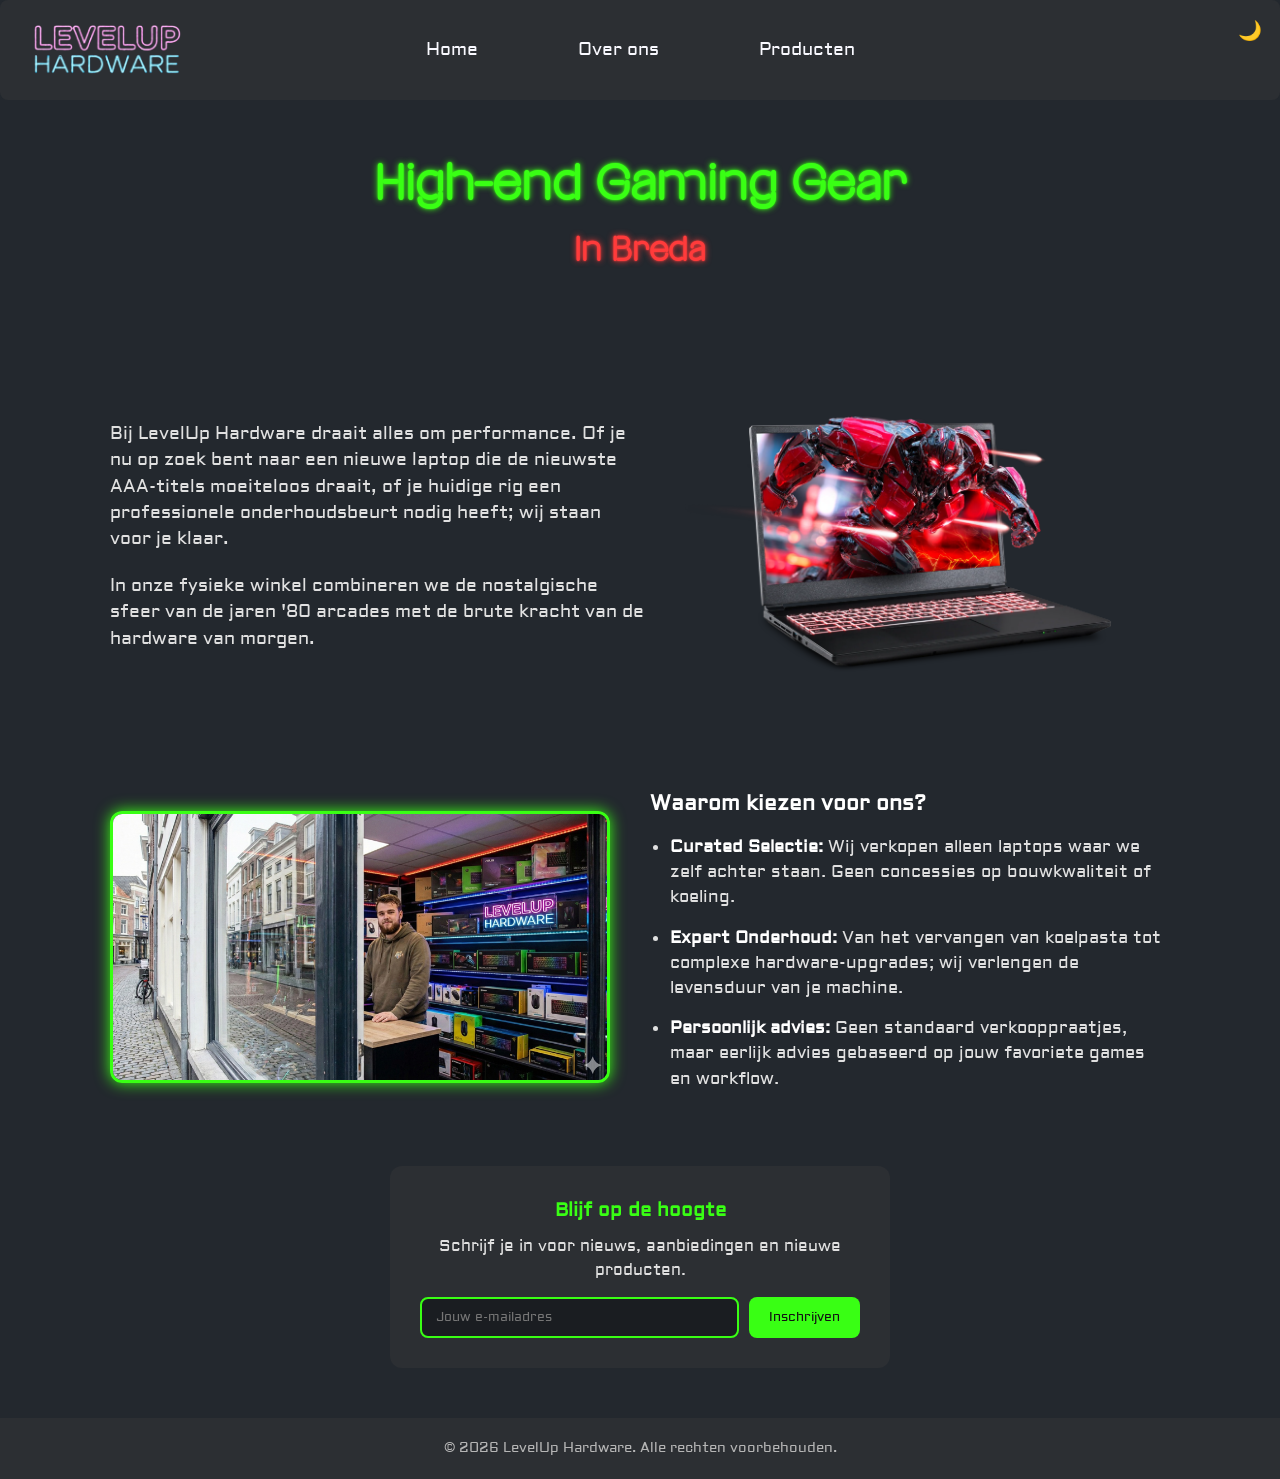
<file: websitedaan/index.html>
<!DOCTYPE html>
<html lang="en">

<head>
    <meta charset="UTF-8">
    <meta name="viewport" content="width=device-width, initial-scale=1.0">
    <title>LevelUP Hardware</title>
    <link rel="preconnect" href="https://fonts.googleapis.com">
    <link rel="preconnect" href="https://fonts.gstatic.com" crossorigin>
    <link href="https://fonts.googleapis.com/css2?family=Aldrich&display=swap" rel="stylesheet">
    <link rel="stylesheet" href="style.css">
    <link rel="icon" type="image/png" href="logo.png">
</head>

<body>
    <button class="theme-toggle" onclick="toggleTheme()" aria-label="Toggle theme">🌙</button>
    <div class="content-box">
        <div class="gradient-bar"></div>
        <a href="index.html" class="logo">
            <img src="img/logo.png" alt="LevelUp Hardware Logo">
        </a>
        <div class="nav-buttons">
            <a href="index.html">Home</a>
            <a href="over-ons.html">Over ons</a>
            <a href="producten.html">Producten</a>
        </div>
    </div>

    <div class="page-hero">
        <h1>High-end Gaming Gear</h1>
        <h2>In Breda</h2>
    </div>

    <div class="intro">
        <div class="intro-text">
            <p>Bij LevelUp Hardware draait alles om performance. Of je nu op zoek bent naar een nieuwe laptop die de
                nieuwste AAA-titels moeiteloos draait, of je huidige rig een professionele onderhoudsbeurt nodig
                heeft;
                wij staan voor je klaar.</p>
            <p>In onze fysieke winkel combineren we de nostalgische sfeer van de jaren '80 arcades met de brute
                kracht
                van de hardware van morgen.</p>
        </div>
        <div class="intro-image">
            <a href="producten.html" class="laptop-link">
                <img src="img/laptop.png" alt="Gaming laptop">
            </a>
        </div>
    </div>

    <div class="waarom-ons">
        <div class="waarom-ons-image">
            <img src="img/winkel.png" alt="LevelUp Hardware winkel">
        </div>
        <div class="waarom-ons-list">
            <h3>Waarom kiezen voor ons?</h3>
            <ul>
                <li><strong>Curated Selectie:</strong> Wij verkopen alleen laptops waar we zelf achter staan. Geen
                    concessies op bouwkwaliteit of koeling.</li>
                <li><strong>Expert Onderhoud:</strong> Van het vervangen van koelpasta tot complexe
                    hardware-upgrades;
                    wij verlengen de levensduur van je machine.</li>
                <li><strong>Persoonlijk advies:</strong> Geen standaard verkooppraatjes, maar eerlijk advies
                    gebaseerd
                    op jouw favoriete games en workflow.</li>
            </ul>
        </div>
    </div>
    <div class="newsletter">
        <h3>Blijf op de hoogte</h3>
        <p>Schrijf je in voor nieuws, aanbiedingen en nieuwe producten.</p>
        <form action="subscribe.php" method="POST" class="newsletter-form">
            <input type="email" name="email" placeholder="Jouw e-mailadres" required>
            <button type="submit">Inschrijven</button>
        </form>

    </div>
    <div id="subscribe-message" class="subscribe-message"></div>
    <footer class="site-footer">
        <p>&copy; 2026 LevelUp Hardware. Alle rechten voorbehouden.</p>
    </footer>
    <script src="script.js"></script>
</body>

</html>
</file>
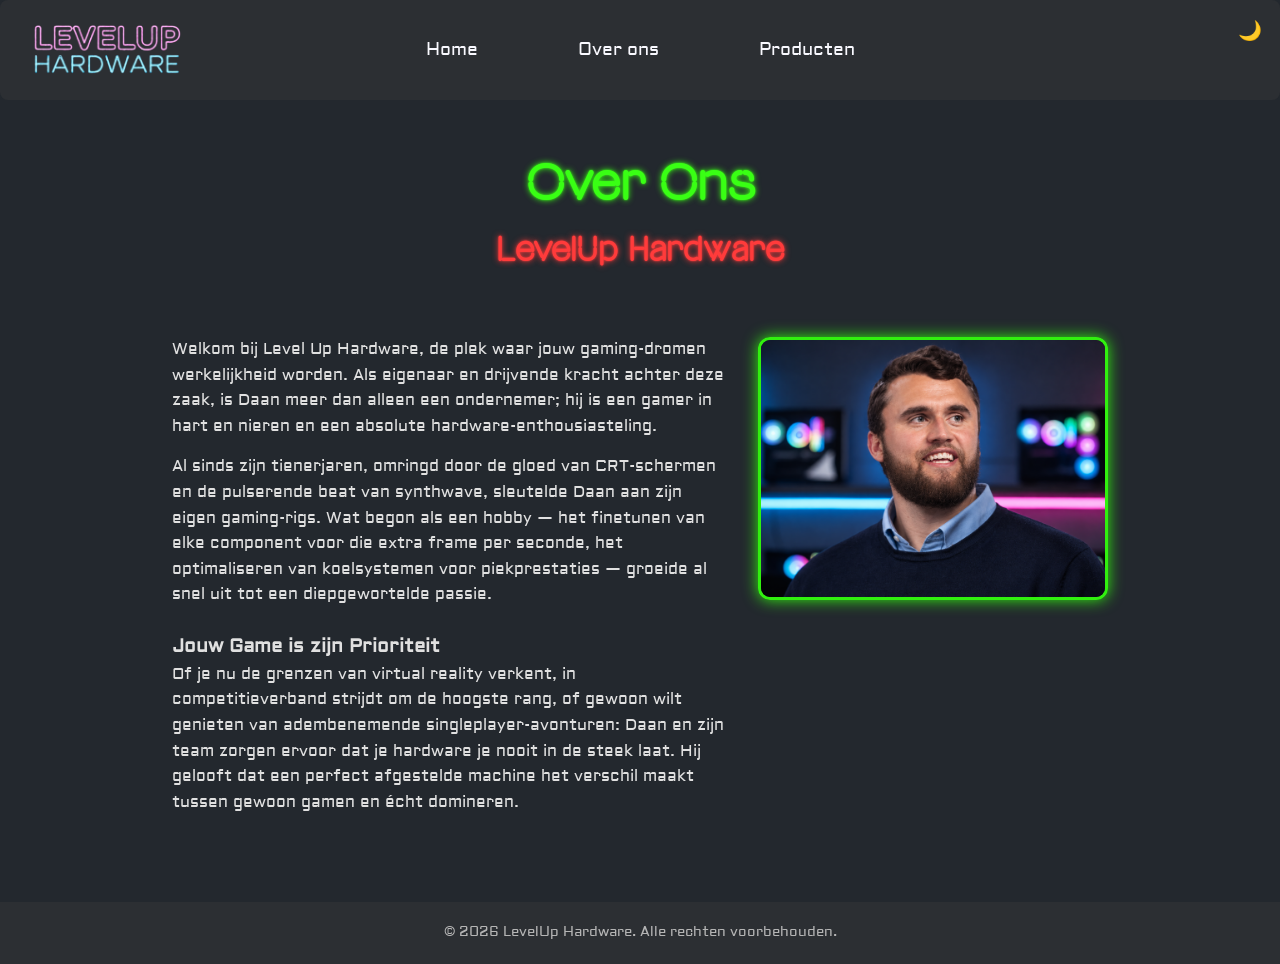
<file: websitedaan/over-ons.html>
<!DOCTYPE html>
<html lang="en">

<head>
    <meta charset="UTF-8">
    <meta name="viewport" content="width=device-width, initial-scale=1.0">
    <title>LevelUP Hardware - Over Ons</title>
    <link rel="preconnect" href="https://fonts.googleapis.com">
    <link rel="preconnect" href="https://fonts.gstatic.com" crossorigin>
    <link href="https://fonts.googleapis.com/css2?family=Aldrich&display=swap" rel="stylesheet">
    <link rel="stylesheet" href="style.css">
     <link rel="icon" type="image/png" href="logo.png">
</head>

<body>
    <button class="theme-toggle" onclick="toggleTheme()" aria-label="Toggle theme">🌙</button>
    <div class="content-box">
        <div class="gradient-bar"></div>
        <a href="index.html" class="logo">
            <img src="img/logo.png" alt="LevelUp Hardware Logo">
        </a>
        <div class="nav-buttons">
            <a href="index.html">Home</a>
            <a href="over-ons.html">Over ons</a>
            <a href="producten.html">Producten</a>
        </div>
    </div>

    <div class="page-hero">
        <h1>Over Ons</h1>
        <h2>LevelUp Hardware</h2>
    </div>

    <section class="over-ons-block">
        <div class="over-ons-text">
            <p>
                Welkom bij Level Up Hardware, de plek waar jouw gaming-dromen werkelijkheid
                worden. Als eigenaar en drijvende kracht achter deze zaak, is Daan meer dan
                alleen een ondernemer; hij is een gamer in hart en nieren en een absolute
                hardware-enthousiasteling.
            </p>
            <p>
                Al sinds zijn tienerjaren, omringd door de gloed van CRT-schermen en de
                pulserende beat van synthwave, sleutelde Daan aan zijn eigen gaming-rigs.
                Wat begon als een hobby — het finetunen van elke component voor die extra
                frame per seconde, het optimaliseren van koelsystemen voor piekprestaties —
                groeide al snel uit tot een diepgewortelde passie.
            </p>
            <h3>Jouw Game is zijn Prioriteit</h3>
            <p>
                Of je nu de grenzen van virtual reality verkent, in competitieverband
                strijdt om de hoogste rang, of gewoon wilt genieten van adembenemende
                singleplayer-avonturen: Daan en zijn team zorgen ervoor dat je hardware
                je nooit in de steek laat. Hij gelooft dat een perfect afgestelde machine
                het verschil maakt tussen gewoon gamen en écht domineren.
            </p>
        </div>
        <img src="img/daan.jpg" alt="Daan, eigenaar van LevelUp Hardware" class="daan-photo">
    </section>
    <footer class="site-footer">
    <p>&copy; 2026 LevelUp Hardware. Alle rechten voorbehouden.</p>
</footer>
<script src="script.js"></script>
</body>

</html>
</file>
<file: websitedaan/style.css>
@font-face {
  font-family: 'Beon';
  src: url('fonts/Beon-Regular.ttf') format('truetype');
}
* {
    box-sizing: border-box;
    margin: 0;
    padding: 0;
}

body {
    font-family: "Aldrich", sans-serif;
    line-height: 1.5;
    background-color: #23282e;
    color: #e0e0e0;
}

/* ===== NAV BAR ===== */
.content-box {
    position: sticky;
    top: 0;
    width: 100%;
    min-height: 100px;
    background-color: #2c2f33;
    border-radius: 8px;
    display: flex;
    align-items: center;
    padding: 0 40px;
}

.logo {
    position: absolute;
    top: 50%;
    left: 20px;
    transform: translateY(-50%);
    display: inline-block;
    transition: transform 0.2s ease;
}

.logo:hover {
    transform: translateY(-50%) scale(1.1);
}

@keyframes logoGlow {
    0%, 100% {
        filter: drop-shadow(0 0 2px rgba(255, 79, 216, 0.4)) drop-shadow(0 0 4px rgba(79, 216, 255, 0.3));
    }
    50% {
        filter: drop-shadow(0 0 8px rgba(255, 79, 216, 0.8)) drop-shadow(0 0 12px rgba(79, 216, 255, 0.6));
    }
}

.logo img {
    height: 80px;
    display: block;
    animation: logoGlow 3s ease-in-out infinite;
}

.nav-buttons {
    display: flex;
    gap: 100px;
    position: absolute;
    left: 50%;
    transform: translateX(-50%);
}

.nav-buttons a {
    font-size: 1.1rem;
    color: #f9f9ff;
    text-decoration: none;
    cursor: pointer;
    transition: color 0.2s ease, transform 0.2s ease;
}

.nav-buttons a:hover {
    color: #ffffff;
    transform: scale(1.1);
}

/* ===== PAGE HEADING ===== */
.page-hero {
    text-align: center;
    padding: 50px 20px 30px;
}

.page-hero h1 {
    font-family: 'Beon', sans-serif;
        font-size: 3rem;
    color: #39ff14;
    text-shadow: 0 0 2px #39ff14, 0 0 6px #39ff14;
}

.page-hero h2 {
    font-family: 'Beon', sans-serif;
    font-weight: 700;
    font-size: 2rem;
    color: #ff3b3b;
    text-shadow: 0 0 2px #ff3b3b, 0 0 6px #ff3b3b;
    margin-top: 5px;
}

/* ===== FOOTER ===== */
.site-footer {
    text-align: center;
    padding: 20px;
    margin-top: 40px;
    background-color: #2c2f33;
    color: #b5b5b5;
    font-size: 0.9rem;
}

/* ===== RESPONSIVE (shared) ===== */
@media (max-width: 650px) {
    .content-box {
        width: 100%;
        padding: 0 15px;
        min-height: 130px;
        flex-direction: column;
        padding-top: 15px;
        padding-bottom: 15px;
    }

    .logo {
        position: static;
        transform: none;
        margin-bottom: 10px;
    }

    .logo:hover {
        transform: scale(1.1);
    }

    .nav-buttons {
        position: static;
        transform: none;
        gap: 25px;
    }

    .page-hero h1 {
        font-size: 1.8rem;
    }

    .page-hero h2 {
        font-size: 1.3rem;
    }
}
.modal-overlay {
    display: none;
    position: fixed;
    top: 0;
    left: 0;
    width: 100%;
    height: 100%;
    background-color: rgba(0, 0, 0, 0.6);
    justify-content: center;
    align-items: center;
    z-index: 1000;
}
.modal-overlay.active {
    display: flex;
}
.modal-box {
    background-color:#2c2f33;
    border-radius: 12px;
    padding: 30px;
    max-width: 500px;
    width: 85%;
    position: relative;
    box-shadow: 0 0 20px rgba(0, 0, 0, 0.5);
    border: 2px solid #39ff14;
}
.modal-box img {
    width: 100%;
    max-width:200;
    border-radius: 10px;
    display: block;
    margin: 0 auto 15px;
    border: 3px solid #39ff14;
    box-shadow:0 0 10px #39ff14;
}
.modal-title {
    color:#ff3b3b;
    text-shadow:0 0 5px #ff3b3b, 0 0 6px #ff3b3b;
}
.modal-price {
    font-size: 1.3rem;
    color: #39ff14;
    margin-bottom: 20px;
}
.modal-close {
    position: absolute;
    top: 15px;
    right: 15px;
    background: none;
    border: none;
    font-size: 1.5rem;
    color: #e0e0e0;
    cursor: pointer;
}
.add-to-cart {
    background-color: #39ff14;
    color: #121212;
    border: none;
    padding: 12px 24px;
    font-family: "Aldrich", sans-serif;
    border-radius: 8px;
    cursor: pointer;
    transition: background-color 0.2s ease, transform 0.2s ease;
}
.add-to-cart:hover {
    background-color: #2ecc71;
    transform: scale(1.05);
}  

/* ===== HOME PAGE (index.html) ===== */
.laptop-link {
    display: inline-block;
    transition: transform 0.2s ease;
    cursor: pointer;
}

.laptop-link:hover {
    transform: scale(1.1);
}

.laptop-link img {
    display: block;
}

.intro {
    display: flex;
    flex-wrap: wrap;
    align-items: center;
    gap: 40px;
    max-width: 1100px;
    margin: 30px auto;
    padding: 0 20px;
}

.intro-text {
    flex: 1 1 400px;
    font-size: 1.1rem;
}

.intro-text p {
    margin-bottom: 20px;
}

.intro-image {
    flex: 1 1 350px;
    text-align: center;
}

.intro-image img {
    max-width: 100%;
    border-radius: 12px;
}

.waarom-ons {
    display: flex;
    flex-wrap: wrap;
    align-items: center;
    gap: 40px;
    max-width: 1100px;
    margin: 20px auto 60px;
    padding: 0 20px;
}

.waarom-ons-image {
    flex: 1 1 350px;
}

.waarom-ons-image img {
    max-width: 500px;
    border-radius: 12px;
    border: 3px solid #39ff14;
    box-shadow: 0 0 15px #39ff14;
    display: block;
}

.waarom-ons-list {
    flex: 1 1 400px;
    font-size: 1.05rem;
}

.waarom-ons-list h3 {
    font-size: 1.3rem;
    margin-bottom: 15px;
    color: #ffffff;
}

.waarom-ons-list ul {
    list-style: disc;
    padding-left: 20px;
}

.waarom-ons-list li {
    margin-bottom: 15px;
}

.waarom-ons-list li strong {
    color: #ffffff;
}

@media (max-width: 650px) {
    .intro,
    .waarom-ons {
        flex-direction: column;
    }
}

body.light .content-box,
body.light .site-footer,
body.light .product-card,
body.light .modal-box {
    background-color: #ffffff;
}
body.light .logo img {
    animation: none;
    filter: none;
}

body.light .nav-buttons a {
    color: #1a1a1a;
    
}


/* ===== PRODUCTEN PAGE (producten.html) ===== */
.producten-name {
    color: inherit;
    text-decoration: none;
    cursor: pointer;
    transition: color 0.2s ease;
}

.producten-name:hover {
    text-decoration: underline;
}

.producten {
    max-width: 800px;
    margin: 20px auto 60px;
    padding: 0 20px;
    display: flex;
    flex-direction: column;
    gap: 20px;
}

.product-card {
    display: flex;
    align-items: center;
    gap: 20px;
    background-color: #2c2f33;
    border-radius: 12px;
    padding: 20px;
}

.product-card img {
    width: 110px;
    height: 110px;
    object-fit: cover;
    border-radius: 10px;
    border: 3px solid #39ff14;
    box-shadow: 0 0 10px #39ff14;
    flex-shrink: 0;
    transition: transform 0.2s ease;
}

.product-card img:hover {
    transform: scale(1.1);
}

.producten-info h3 {
    font-size: 1.3rem;
    color: #ff3b3b;
    text-shadow: 0 0 2px #ff3b3b, 0 0 6px #ff3b3b;
    margin-bottom: 8px;
}

.producten-info .price {
    font-size: 1.1rem;
    color: #ffffff;
    margin-bottom: 8px;
}

.producten-info p {
    font-size: 0.95rem;
    color: #fffefe;
}

@media (max-width: 650px) {
    .product-card {
        flex-direction: column;
        text-align: center;
    }

    .product-card img {
        width: 140px;
        height: 140px;
    }
}

/* ===== OVER ONS PAGE (over-ons.html) ===== */
.over-ons-block {
    display: flex;
    align-items: flex-start;
    gap: 2rem;
    padding: 2rem;
    max-width: 1000px;
    margin: 0 auto;
}

.over-ons-text {
    flex: 1;
    line-height: 1.6;
}

.over-ons-text p {
    margin-bottom: 15px;
}

.over-ons-text h3 {
    margin-top: 1.5rem;
}

.daan-photo {
    flex-shrink: 0;
    width: 350px;
    height: auto;
    border-radius: 12px;
    border: 3px solid #31f00f;
    box-shadow: 0 0 15px #31f00f;
}

@media (max-width: 650px) {
    .over-ons-block {
        flex-direction: column;
        padding: 1rem;
    }

    .daan-photo {
        width: 100%;
        max-width: 280px;
        margin: 0 auto;
    }
}
.category-title {
    max-width: 800px;
    margin: 40px auto 10px;
    padding: 0 20px;
    font-size: 1.4rem;
    color: #39ff14;
    text-shadow: 0 0 2px #39ff14, 0 0 6px #39ff14;
}
.filter-buttons {
    display: flex;
    flex-wrap: wrap;
    gap: 10px;
    justify-content: center;
    max-width: 800px;
    margin: 0 auto 30px;
    padding: 0 20px;
}

.filter-btn {
    background-color: #2c2f33;
    color: #e0e0e0;
    border: 2px solid #39ff14;
    padding: 8px 16px;
    border-radius: 8px;
    font-family: "Aldrich", sans-serif;
    cursor: pointer;
    transition: background-color 0.2s ease;
}

.filter-btn:hover {
    background-color: #39ff14;
    color: #121212;
}

.filter-btn.active {
    background-color: #39ff14;
    color: #121212;
}

.newsletter {
    max-width: 500px;
    margin: 50px auto;
    padding: 30px;
    background-color: #2c2f33;
    border-radius: 12px;
    text-align: center;
}

.newsletter h3 {
    color: #39ff14;
    margin-bottom: 10px;
}

.newsletter-form {
    display: flex;
    gap: 10px;
    margin-top: 15px;
}

.newsletter-form input {
    flex: 1;
    padding: 10px 14px;
    border-radius: 8px;
    border: 2px solid #39ff14;
    background-color: #1a1d21;
    color: #e0e0e0;
    font-family: "Aldrich", sans-serif;
}

.newsletter-form button {
    background-color: #39ff14;
    color: #121212;
    border: none;
    padding: 10px 20px;
    border-radius: 8px;
    font-family: "Aldrich", sans-serif;
    cursor: pointer;
}

.newsletter-form button:hover {
    background-color: #2ecc71;
}

@media (max-width: 500px) {
    .newsletter-form {
        flex-direction: column;
    }
}

.theme-toggle {
    position: fixed;
    top: 12px;
    right: 12px;
    width: 36px;
    height: 36px;
    background: none;
    border: none;
    font-size: 1.2rem;
    cursor: pointer;
    z-index: 999;
    transition: transform 0.2s ease;
}

.theme-toggle:hover {
    transform: scale(1.3);
}

/* ===== LIGHT THEME ===== */
body.light {
    background-color: #f2f2f2;
    color: #1a1a1a;
}

body.light .content-box,
body.light .site-footer,
body.light .product-card,
body.light .modal-box,
body.light .newsletter {
    background-color: #ffffff;
}

body.light .nav-buttons a {
    color: #1a1a1a;
}

body.light .nav-buttons a:hover {
    color: #000000;
}

body.light .page-hero h1 {
    color: #1a8a1a;
    text-shadow: none;
}

body.light .page-hero h2 {
    color: #c62828;
    text-shadow: none;
}

body.light .category-title {
    color: #1a8a1a;
    text-shadow: none;
}

body.light .waarom-ons-list h3,
body.light .waarom-ons-list li strong {
    color: #1a1a1a;
}

body.light .producten-info h3 {
    color: #c62828;
    text-shadow: none;
}

body.light .producten-info .price,
body.light .producten-info p {
    color: #1a1a1a;
}

body.light .over-ons-text,
body.light .intro-text {
    color: #1a1a1a;
}

body.light .site-footer {
    color: #555555;
}

body.light .filter-btn {
    background-color: #ffffff;
    color: #1a1a1a;
    border-color: #1a8a1a;
}

body.light .filter-btn:hover,
body.light .filter-btn.active {
    background-color: #1a8a1a;
    color: #ffffff;
}

body.light .newsletter h3 {
    color: #1a8a1a;
}

body.light .newsletter-form input {
    background-color: #f2f2f2;
    color: #1a1a1a;
    border-color: #1a8a1a;
}
</file>
